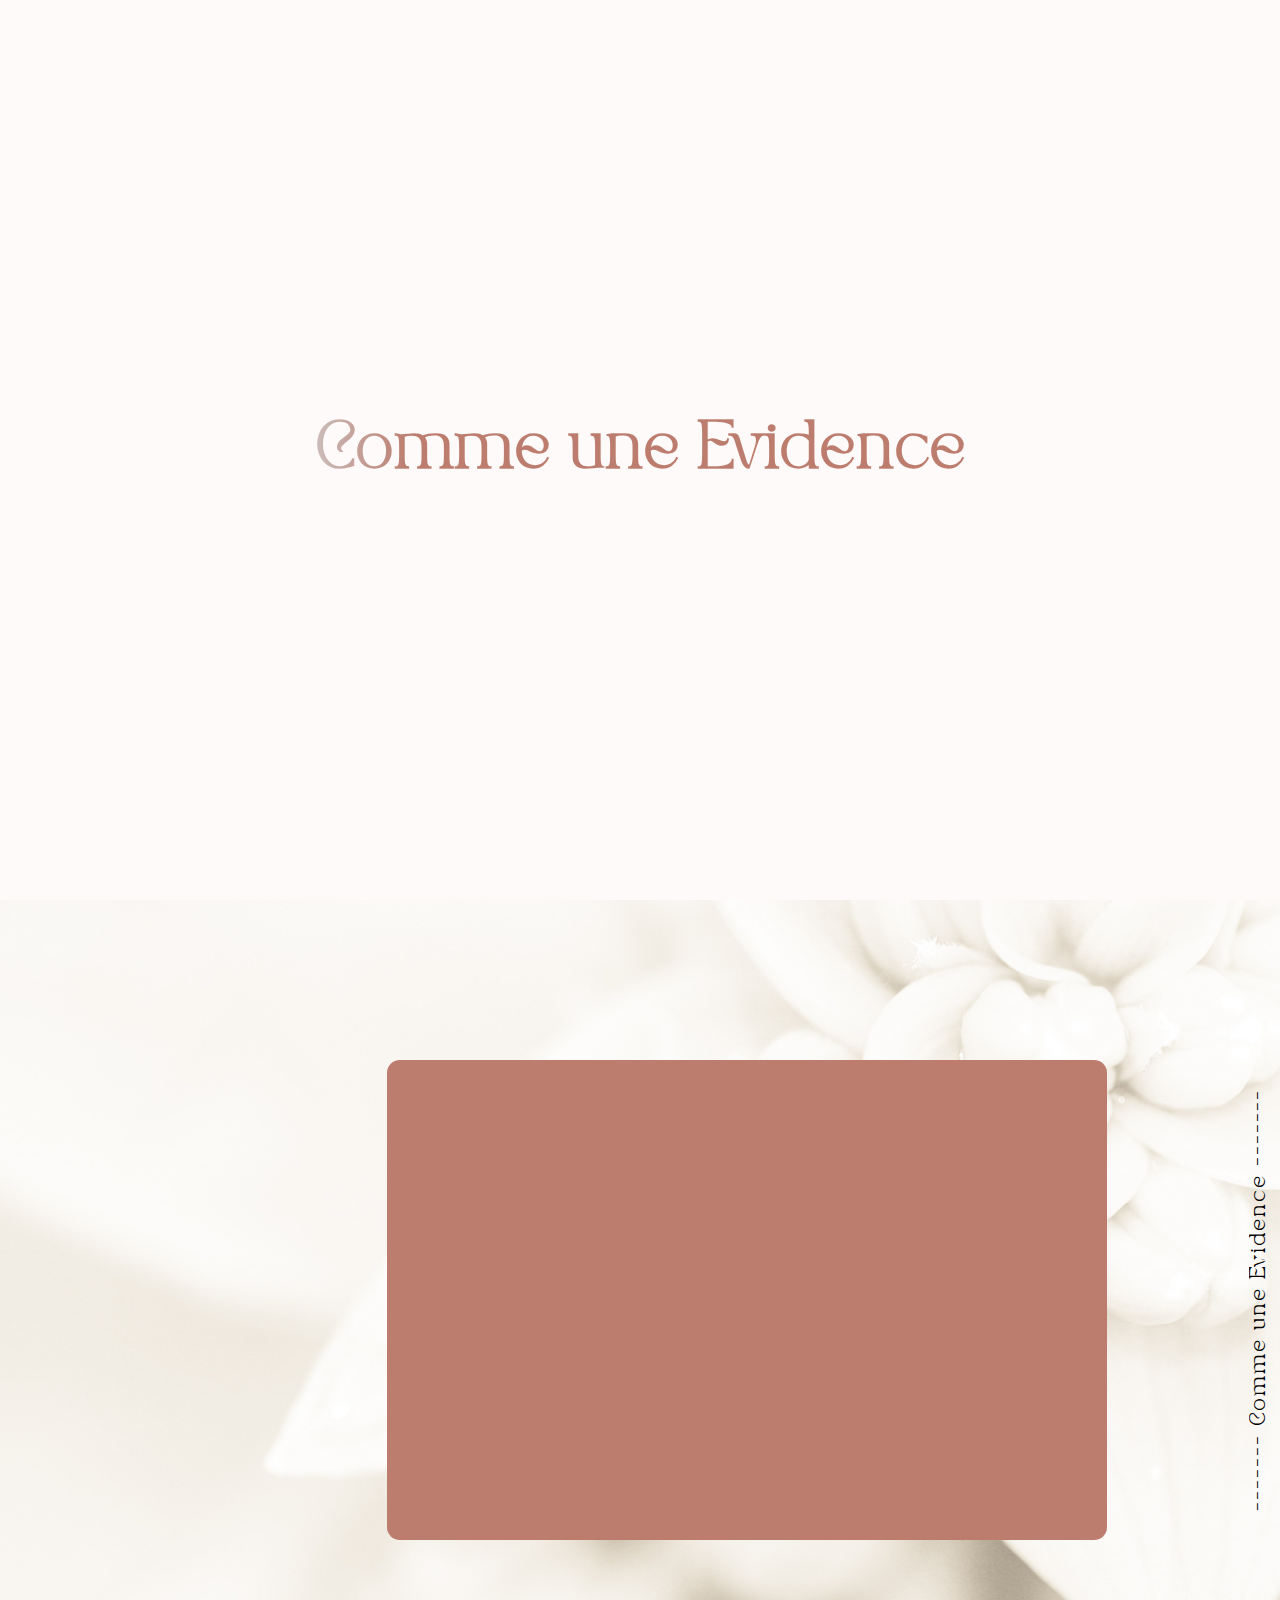
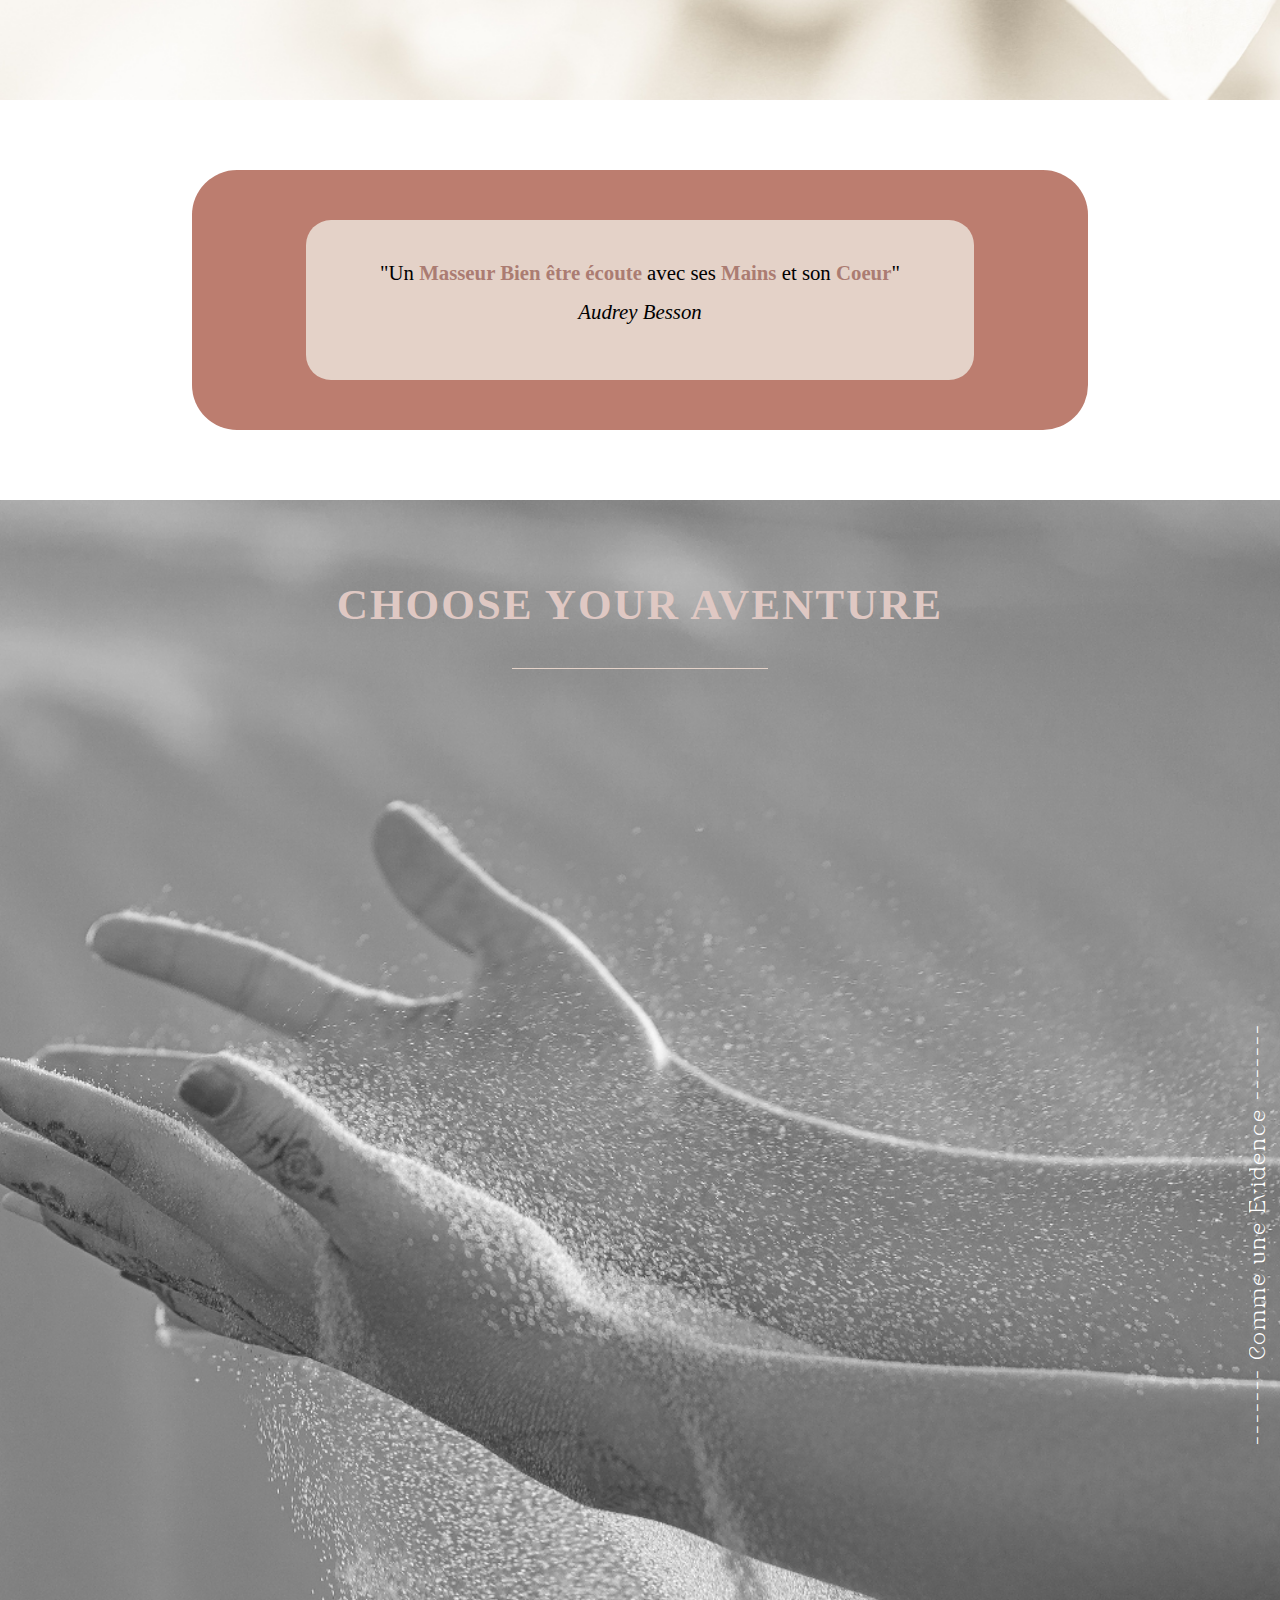
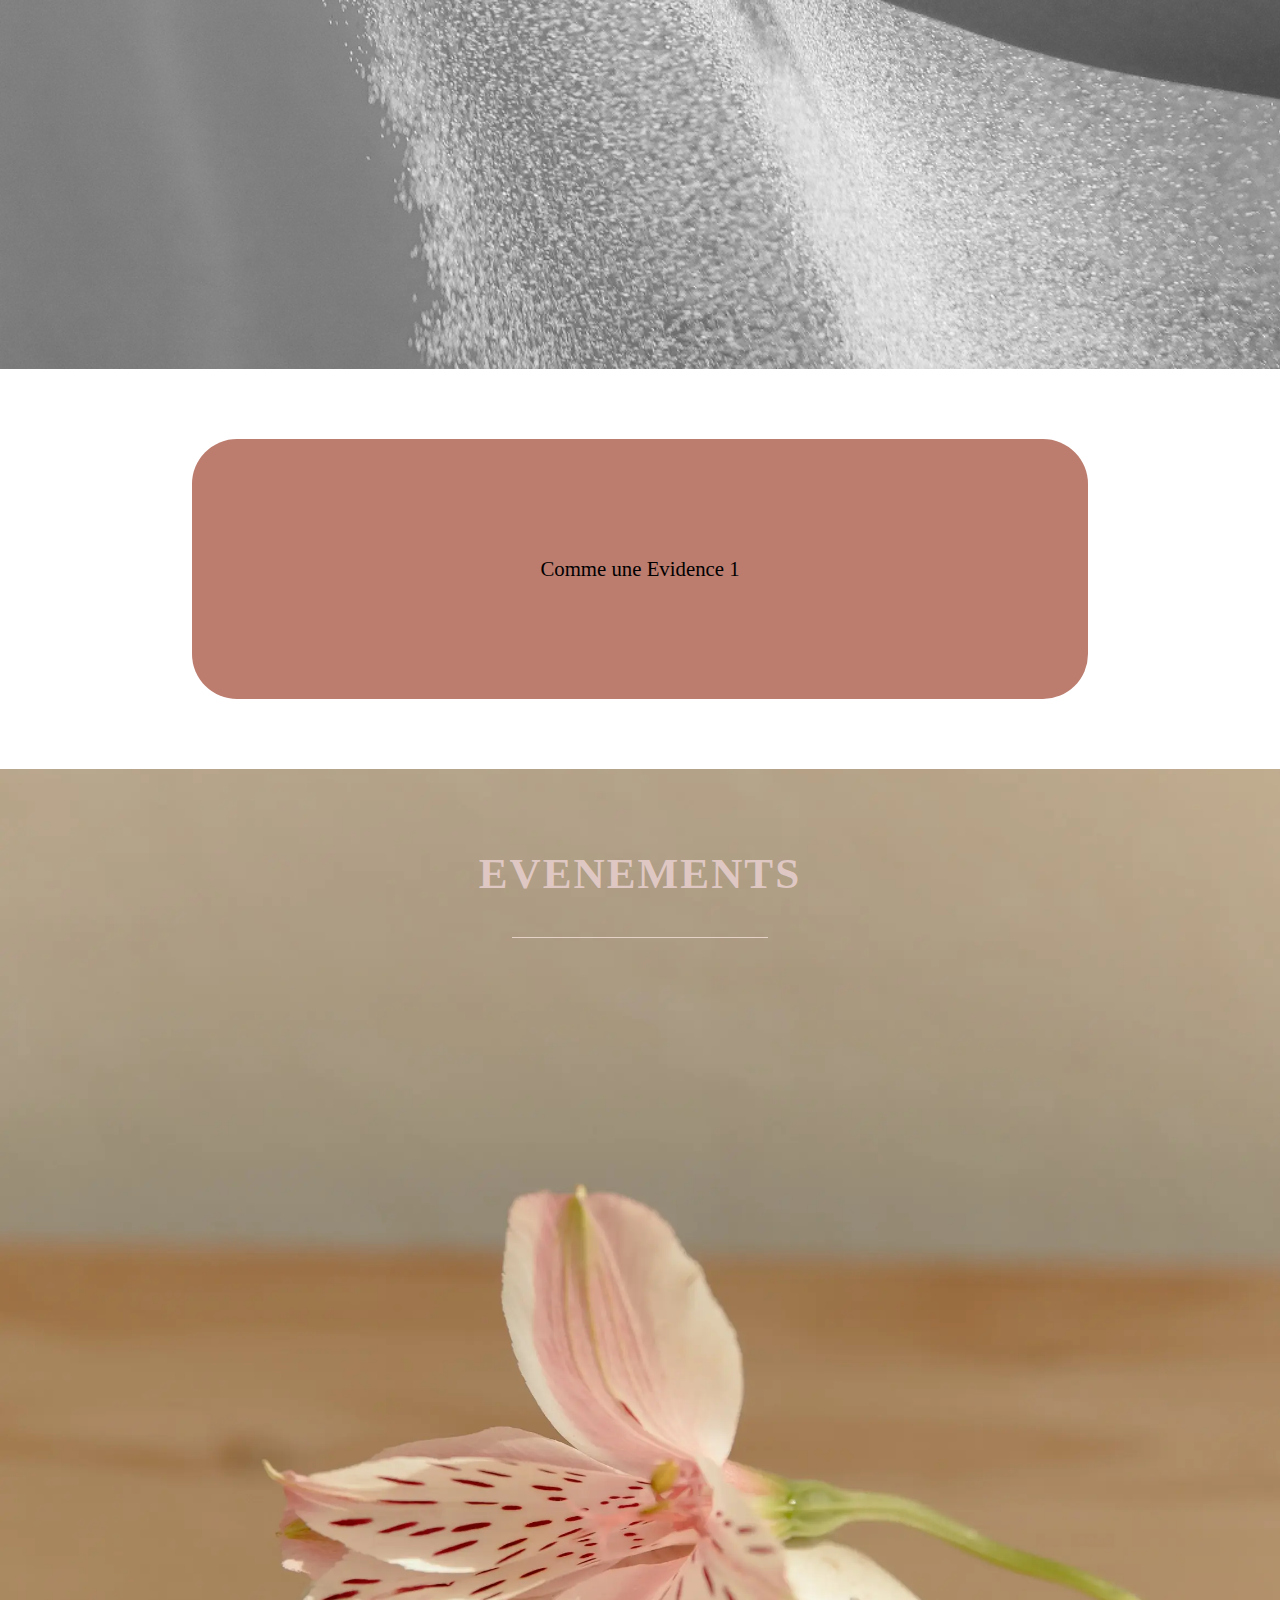
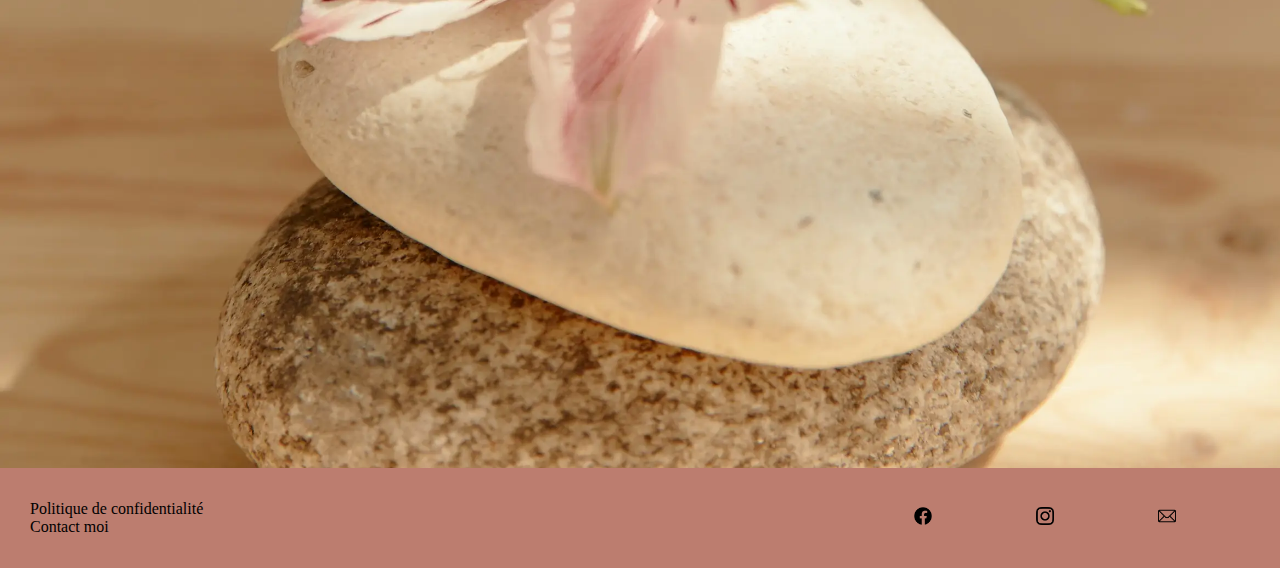
<file: index.html>
<!DOCTYPE html>
<html lang="fr">
  <head>
    <meta charset="UTF-8" />
    <meta http-equiv="X-UA-Compatible" content="IE=edge" />
    <meta name="viewport" content="width=device-width, initial-scale=1.0" />
    <link rel="stylesheet" href="/style/pages/style.css" />
    <meta
      name="description"
      content="T’offrir un espace de bien-être, de douceur, de plénitude. Te soulager, t’éclairer, te libérer, te guider, t’aligner à toi-même…Tout cela par le biais de différentes méthodes."
    />
    <title>Comme Une Evidence</title>
  </head>
  <body>
    <!-- Header en 100vh -->

    <header id="accueil">
      <div class="test-title">
        <h1 style="font-family: tanPearl">Comme une Evidence</h1>
      </div>

      <div class="logo-menu">
        <img src="/img/icon/menu.webp" alt="menu logo" />
      </div>
      <nav class="navbar">
        <ul class="navbar-menu">
          <li id="logo-navbar">
            <img src="/img/logo-2023-noir.webp" alt="logo Comme une évidence" />
          </li>
          <li><a href="#accueil">Accueil</a></li>
          <li><a href="#about">A propos</a></li>
          <li><a href="#prestations">Préstations </a></li>
          <li><a href="#footer">Contact</a></li>
        </ul>

        <ul class="navbar-sociaux">
          <li>
            <a href="https://www.facebook.com/Comme1Evidence"
              ><img src="/img/icon/facebook.webp" alt="facebook"
            /></a>
          </li>
          <li>
            <a href="https://www.instagram.com/comme.uneevidence/"
              ><img src="/img/icon/instagram.webp" alt="instagram"
            /></a>
          </li>
          <li>
            <a href="mailto:a.commeuneevidence@gmail.com"
              ><img src="/img/icon/mail.webp" alt="Email"
            /></a>
          </li>
        </ul>
      </nav>

      <div class="title">
        <div class="title-img"></div>
      </div>
    </header>

    <!-- Mission -->

    <section class="mission-section" id="about">
      <div class="mission-section-container">
        <div class="container-pic"></div>
        <div class="container-text">
          <div class="container-text-content">
            <h2>Ma Mission</h2>
            <p>
              T'offir un espace de bien être, de douceur, de relaxation <br />
              Te soulager, te libérer, t'éclairer, te guider, t'aligner à ton
              essence <br />
              Tout cela grace à différentes méthodes
              <br />
              <a href="/page/pageAbout/index2.html">En savoir plus</a>
            </p>
          </div>
        </div>
        <p class="vertical-text">------- Comme une Evidence -------</p>
      </div>
    </section>

    <!-- Separateur Citations -->
    <div class="separateur">
      <div class="carrousel">
        <div class="carrousel-content">
          <div class="slider">
            <div class="item active">
              "Un <strong>Masseur Bien être écoute</strong> avec ses
              <strong>Mains</strong> et son <strong>Coeur</strong>" <br />
              <span><em>Audrey Besson</em></span>
            </div>
            <div class="item">
              "<strong>Un Coprs libre</strong> de toutes tensions et fatigue
              permet d'affronter toutes les complexités de la vie" <br />
              <span><em>Joseph Pilates</em></span>
            </div>
            <div class="item">
              "<strong> Votre corps est précieux.</strong> Il est votre véhicule
              pour l'éveil. Prenez en soin." <br />
              <span><em>Boudha</em></span>
            </div>
            <div class="item">
              "Les <strong>Maux</strong> du coprs sont les
              <strong>Mots</strong> de l'âme. Ainsi on ne doit pas guérir le
              <strong>Corps</strong> sans chercher à guérir
              <strong>L'Ame</strong>" <br />
              <span><em>Platon</em></span>
            </div>
            <div class="item">
              "<strong>S'aimer soit même,</strong>c'est se lancer dans une belle
              histoire d'amour qui durera toute la vie" <br />
              <span><em>Oscar Wilde</em></span>
            </div>
          </div>
        </div>
      </div>
    </div>

    <!-- Prestations -->

    <section class="prestations-section" id="prestations">
      <div class="prestations-title">
        <h2>Choose your Aventure</h2>
      </div>

      <div class="card-container">
        <div class="card-container-left">
          <!-- Card Massage -->
          <div class="card-all card-massage">
            <div class="card-massage-visible">
              <div class="card-massage-face">
                <h3>Massage</h3>
                <div class="description"></div>
              </div>
            </div>
            <div class="card-massage-hidden">
              <div class="card-massage-revel">
                <p class="para">
                  Le toucher est un formidable vecteur de bien être, longtemps
                  passé aux oubliettes dans notre société, il est pourtant l'un
                  des sens les plus essentiels. Il stimule les récépteurs de la
                  peau qui influent sur le systéme nerveux et favorise la
                  production d'endorphines, de dopamines et de sérotonines.
                  Celles-ci ont un effet anxiolytiques et permettent de diminuer
                  la perception d'une douleur, le stress, l'anxiété et
                  d'améliorer le fonctionnement du systéme immunitaire. <br />

                  <a href="/page/pageMassage/index3.html">En savoir plus</a>
                </p>
              </div>
            </div>
          </div>

          <div class="card-all card-hollitique">
            <div class="card-hollitique-visible">
              <div class="card-hollitique-face">
                <h3>Soins Hollitique</h3>
                <div class="description"></div>
              </div>
            </div>
            <div class="card-hollitique-hidden">
              <div class="card-hollitique-revel">
                <p class="para">
                  Ré-harmoniser, ré-aligner le corps, l'âme et l'esprit en
                  liberant la fatigue, le stress, les insomnies et de possible
                  blocages émotionnels, traumatismes, croyances limitantes,
                  héritages transgénérationnels, karma, ... Le soin énergétique
                  permet donc de mettre en lumière les blessures, les failles
                  afin de les guérir. Cela mettra aussi en évidence que tu es le
                  créateur de ta propre vie et que tu peux dès à présent faire
                  le choix de t'offrir le meilleur. <br />
                  <a href="https://rollandhenri.github.io/">En savoir plus</a>
                </p>
              </div>
            </div>
          </div>

          <div class="card-all card-cadeau">
            <div class="card-cadeau-visible">
              <div class="card-cadeau-face">
                <h3>Bon Cadeau</h3>
                <div class="description"></div>
              </div>
            </div>
            <div class="card-cadeau-hidden">
              <div class="card-cadeau-revel">
                <p class="para">
                  Lorem ipsum, dolor sit amet consectetur adipisicing elit. Quia
                  quos magni ipsam assumenda natus cum, porro mollitia,
                  quibusdam consequuntur iure quisquam ipsum enim, dicta
                  recusandae dolores provident doloribus. Quidem inventore illum
                  possimus vitae consectetur voluptatem tempore. Animi tempora
                  aut, non quia quidem excepturi quasi illum consequatur
                  corrupti laudantium soluta quisquam amet libero quis, quam
                  eligendi est odio laborum facere culpa?
                </p>
              </div>
            </div>
          </div>
        </div>

        <div class="container-textVer">
          <p>------- Comme une Evidence -------</p>
        </div>
      </div>
    </section>

    <!-- Separateur Carousel photo -->

    <div class="separateur">
      <div class="carrousel-avis">
        <div class="slider-avis">
          <div class="avis avis-active">Comme une Evidence 1</div>
          <div class="avis">une 2</div>
          <div class="avis">Evidence 3</div>
          <div class="avis">Massages 4</div>
          <div class="avis">Soins 5</div>
        </div>
      </div>
    </div>

    <!-- About  -->

    <!-- Evenement -->

    <section class="evenement-section">
      <div class="evenement-container">
        <div class="container-title">
          <h2>Evenements</h2>
        </div>

        <!-- Event Dynamique-->
        <div class="main-event">
          <h5>Event Dynamique</h5>
          <p>
            Lorem ipsum dolor sit amet consectetur adipisicing elit. Hic, est?
          </p>
        </div>

        <!-- Card Container-->
        <div class="container-card-event">
          <!-- Card One-->
          <div
            class="card-face anniversaire"
            style="background: url(/img/card-anniv.webp) center/cover"
          >
            <h5>Anniversaire</h5>
            <div class="card-face-hidden">
              <div class="card-face-hidden-hover">
                <p>coucou coucou</p>
              </div>
            </div>
          </div>

          <!-- Card Two -->

          <div class="card-face">
            <h5>Entreprise</h5>
            <div class="card-face-hidden">
              <div class="card-face-hidden-hover">
                <p>coucou coucou</p>
              </div>
            </div>
          </div>

          <!-- Card three-->
          <div class="card-face">
            <h5>... test ...</h5>
            <div class="card-face-hidden">
              <div class="card-face-hidden-hover">
                <p>coucou coucou</p>
              </div>
            </div>
          </div>
        </div>
      </div>
    </section>

    <!-- Footer -->
    <footer id="footer">
      <ul class="footer-ref">
        <li>Politique de confidentialité</li>
        <li>Contact moi</li>
        <li></li>
        <li></li>
      </ul>

      <ul class="footer-sociaux">
        <li>
          <a href="https://www.facebook.com/Comme1Evidence"
            ><img src="/img/icon/facebook.webp" alt="facebook"
          /></a>
        </li>
        <li>
          <a href="https://www.instagram.com/comme.uneevidence/"
            ><img src="/img/icon/instagram.webp" alt="instagram"
          /></a>
        </li>
        <li>
          <a href="mailto:a.commeuneevidence@gmail.com"
            ><img src="/img/icon/mail.webp" alt="mail"
          /></a>
        </li>
      </ul>
    </footer>

    <script src="/script/index.js"></script>
  </body>
</html>
</file>
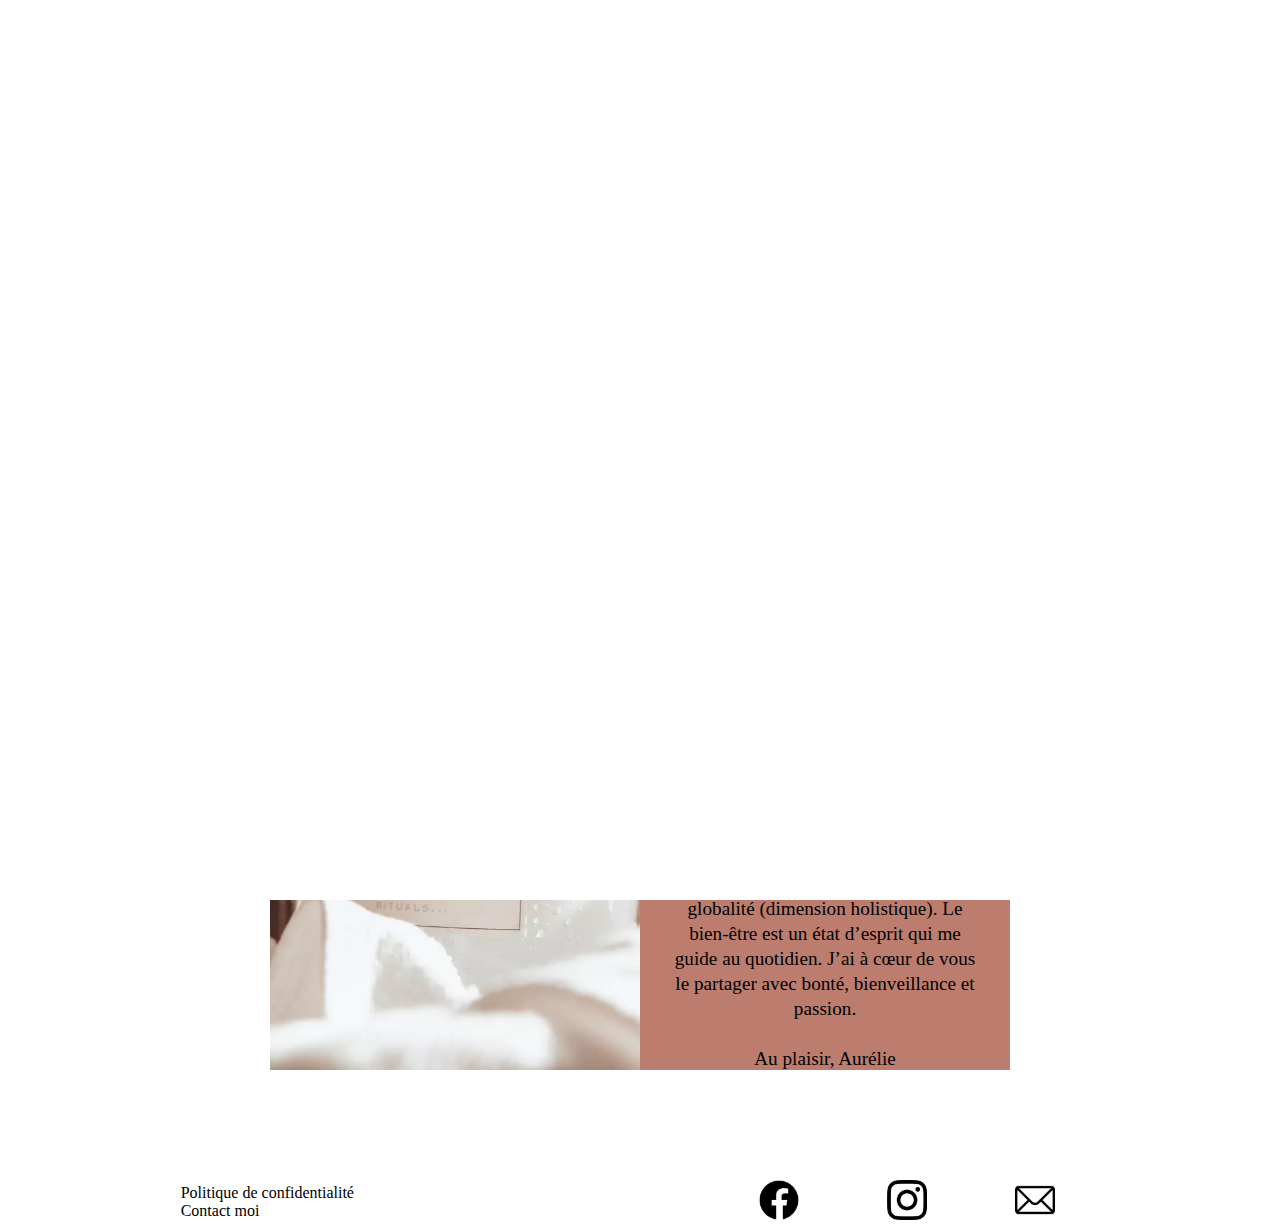
<file: page/pageAbout/index2.html>
<!DOCTYPE html>
<html lang="fr">
  <head>
    <meta charset="UTF-8" />
    <meta http-equiv="X-UA-Compatible" content="IE=edge" />
    <meta name="viewport" content="width=device-width, initial-scale=1.0" />
    <link rel="stylesheet" href="/style/pages/style.css" />
    <title>A propos de moi</title>
  </head>
  <body>
    <header id="about-page">
      <div class="logo-menu">
        <img src="/img/icon/menu.webp" alt="menu logo" />
      </div>

      <nav class="navbar">
        <ul class="navbar-menu">
          <li id="logo-navbar">
            <img src="/img/logo-2023-noir.webp" alt="logo Comme une évidence" />
          </li>
          <li><a href="/index.html#accueil">Accueil</a></li>
          <li><a href="/index.html#about">A propos</a></li>
          <li><a href="/index.html#prestations">Préstations </a></li>
          <li><a href="/index.html#footer">Contact</a></li>
        </ul>

        <ul class="navbar-sociaux">
          <li><img src="/img/icon/facebook.webp" alt="facebook" /></li>
          <li><img src="/img/icon/instagram.webp" alt="instagram" /></li>
          <li>
            <a href="mailto:a.commeuneevidence@gmail.com"
              ><img src="/img/icon/mail.webp" alt="Email"
            /></a>
          </li>
        </ul>
      </nav>
    </header>

    <section class="about">
      <div class="about-title-container">
        <div class="about-title-content">
          <div class="about-picture"></div>
        </div>
        <div class="about-para-pic">
          <div class="about-para-pic-content">
            <div class="about-pic"></div>
            <div class="about-para">
              <h3>A propos de Moi</h3>
              <p>
                Esthéticienne diplômée depuis 2007, les soins du corps m’ont
                toujours paru être « Comme une évidence ». Une formation à
                l’école Azendaye, N°1 du Bien-être en France, a enrichi mes
                connaissances de la culture du massage, ses origines et
                protocoles traditionnels. Dès lors que l’on décide de prendre
                soin de soi, un alignement intérieur indispensable à notre santé
                physique, psychique et émotionnelle se manifeste. Sans cesse à
                la recherche de nouvelles connaissances et compétences, je me
                forme régulièrement à des techniques différentes. En parallèle,
                j’ai développé une capacité énergétique qui approfondit le soin,
                me permettant de prendre en charge votre être dans sa globalité
                (dimension holistique). Le bien-être est un état d’esprit qui me
                guide au quotidien. J’ai à cœur de vous le partager avec bonté,
                bienveillance et passion. <br />
                <br />Au plaisir, Aurélie
              </p>
            </div>
          </div>
        </div>
      </div>
    </section>

    <footer>
      <ul class="footer-ref">
        <li>Politique de confidentialité</li>
        <li>Contact moi</li>
        <li></li>
        <li></li>
      </ul>

      <ul class="footer-sociaux">
        <li><img src="/img/icon/facebook.webp" alt="facebook" /></li>
        <li><img src="/img/icon/instagram.webp" alt="instagram" /></li>
        <li>
          <a href="mailto:a.commeuneevidence@gmail.com"
            ><img src="/img/icon/mail.webp" alt="mail"
          /></a>
        </li>
      </ul>
    </footer>

    <script src="/script/index.js"></script>
    <script>
      const logoMenu2 = document.querySelector(".logo-menu");
      console.log(logoMenu);

      logoMenu2.addEventListener("click", () => {
        if (window.innerWidth < 972) {
          navBar.classList.toggle("navbar-mobile-toggle");
        }
      });

      window.addEventListener("scroll", () => {
        if (window.innerWidth > 972 && window.scrollY > 100) {
          navBar.classList.add("navbar-anim");
        } else {
          navBar.classList.remove("navbar-anim");
        }
      });
    </script>
  </body>
</html>
</file>
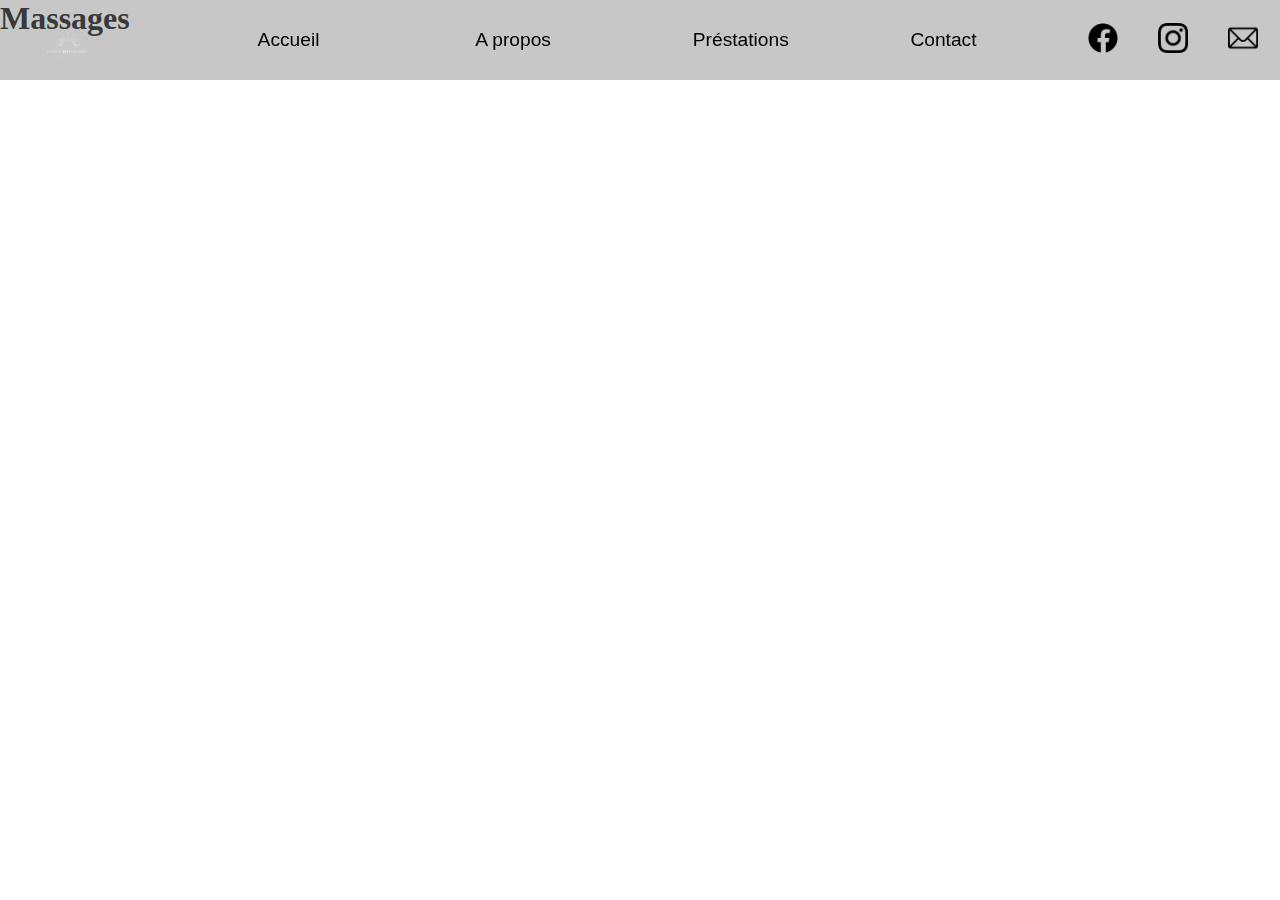
<file: page/pageMassage/index3.html>
<!DOCTYPE html>
<html lang="fr">
  <head>
    <meta charset="UTF-8" />
    <meta http-equiv="X-UA-Compatible" content="IE=edge" />
    <meta name="viewport" content="width=device-width, initial-scale=1.0" />
    <link rel="stylesheet" href="/style/pages/style.css" />
    <title>Massages</title>
  </head>
  <body>
    <header id="massage-page">
      <div class="logo-menu">
        <img src="/img/icon/menu.webp" alt="menu logo" />
      </div>

      <nav class="navbar">
        <ul class="navbar-menu">
          <li id="logo-navbar">
            <img src="/img/logo-2023-noir.webp" alt="logo Comme une évidence" />
          </li>
          <li><a href="/index.html#accueil">Accueil</a></li>
          <li><a href="/index.html#about">A propos</a></li>
          <li><a href="/index.html#prestations">Préstations </a></li>
          <li><a href="/index.html#footer">Contact</a></li>
        </ul>

        <ul class="navbar-sociaux">
          <li><img src="/img/icon/facebook.webp" alt="facebook" /></li>
          <li><img src="/img/icon/instagram.webp" alt="instagram" /></li>
          <li>
            <a href="mailto:a.commeuneevidence@gmail.com"
              ><img src="/img/icon/mail.webp" alt="Email"
            /></a>
          </li>
        </ul>
      </nav>
    </header>

    <div class="title-container">
      <h1>Massages</h1>
    </div>

    <script src="/script/index.js"></script>
    <script>
      const logoMenu2 = document.querySelector(".logo-menu");
      console.log(logoMenu);

      logoMenu2.addEventListener("click", () => {
        if (window.innerWidth < 972) {
          navBar.classList.toggle("navbar-mobile-toggle");
        }
      });

      window.addEventListener("scroll", () => {
        if (window.innerWidth > 972 && window.scrollY > 100) {
          navBar.classList.add("navbar-anim");
        } else {
          navBar.classList.remove("navbar-anim");
        }
      });
    </script>
  </body>
</html>
</file>
<file: style/pages/style.css>
/**** Font ****/
@font-face {
  font-family: "tanPearl";
  src: url("../font/Tan Pearl/TAN-PEARL.ttf");
  font-display: swap;
}
@font-face {
  font-family: "";
  src: "";
}
/**** Variable Colors ****/
/*** KeyFrames ***/
@keyframes headerLoading {
  from {
    opacity: 100%;
    z-index: 100;
  }
  to {
    z-index: -1;
    opacity: 0%;
    background: transparent;
  }
}
@keyframes logoBounce {
  from {
    transform: translateY(0);
  }
  to {
    transform: translateY(-5px);
  }
}
@keyframes fade {
  from {
    opacity: 0;
  }
  to {
    opacity: 1;
  }
}
@keyframes shine {
  0% {
    opacity: 0;
    background-position: 0;
  }
  15% {
    opacity: 1;
  }
  50% {
    background-position: 350px;
  }
  85% {
    opacity: 1;
  }
  100% {
    opacity: 0;
    background-position: 700px;
  }
}
@keyframes shineTablette {
  0% {
    background-position: 0;
  }
  50% {
    background-position: 175px;
  }
  100% {
    background-position: 350px;
  }
}
@keyframes otherPageAnim {
  from {
    opacity: 100%;
    z-index: 100;
  }
  to {
    z-index: -1;
    opacity: 0%;
    background: transparent;
  }
}
@keyframes cardHover {
  0% {
    opacity: 0%;
    height: 0px;
  }
  100% {
    opacity: 100%;
    height: 440px;
  }
}
/***** Media Query ****/
* {
  box-sizing: border-box;
  margin: 0;
  padding: 0;
  list-style: none;
}

html,
body {
  overflow-x: hidden;
  scroll-behavior: smooth;
  cursor: default;
}

#accueil {
  position: relative;
  width: 100%;
  height: 100vh;
  background: url("/img/headerbkgd.webp") center/cover;
}
#accueil .test-title {
  position: absolute;
  width: 100%;
  min-height: 100vh;
  padding: 0;
  display: flex;
  flex-direction: column;
  justify-content: center;
  align-items: center;
  z-index: 5;
  background: rgb(255, 250, 250);
  animation: headerLoading 6.3s ease forwards;
  animation-delay: 2.5s;
}
#accueil .test-title h1 {
  display: flex;
  justify-content: center;
  align-items: center;
  min-height: 100vh;
  font-family: tanPearl;
  font-display: swap;
  font-size: 3rem;
  font-weight: 800;
  text-align: center;
  padding: 60px;
  color: rgba(255, 255, 255, 0.658);
  transition: 0.5s ease-in-out;
  background: linear-gradient(to right, #bc7d6f 0, rgba(128, 128, 128, 0.384) 5%, #bc7d6f 20%);
  -webkit-background-clip: text;
  -webkit-text-fill-color: transparent;
  animation: shine 2.7s linear forwards;
}
@media screen and (max-width: 970px) {
  #accueil .test-title h1 {
    font-size: 2rem;
    -webkit-background-clip: text;
    animation: shineTablette 2.7s linear forwards;
  }
}
#accueil .logo-menu {
  display: none;
}
@media screen and (max-width: 970px) {
  #accueil .logo-menu {
    display: block;
    position: fixed;
    top: 40px;
    left: 40px;
    z-index: 3;
  }
  #accueil .logo-menu img {
    width: 50px;
    height: 50px;
  }
}

nav {
  position: fixed;
  top: 0;
  display: flex;
  align-items: center;
  justify-content: space-around;
  height: 80px;
  width: 100%;
  background: rgba(128, 128, 128, 0.445);
  transition: 0.8s ease;
  z-index: 4;
}
@media screen and (max-width: 970px) {
  nav {
    transition: none;
    opacity: 0;
  }
}
nav .navbar-menu {
  display: flex;
  align-items: center;
  justify-content: space-around;
  height: 100%;
  width: 85%;
  transition: 0.8s ease;
}
@media screen and (max-width: 970px) {
  nav .navbar-menu {
    width: 100%;
    transition: none;
  }
}
nav .navbar-menu #logo-navbar img {
  display: flex;
  justify-content: center;
  align-items: center;
  width: 40%;
  height: 40%;
  padding-top: 15px;
  transition: 0.8s ease;
  filter: drop-shadow(2px 2px 10px whitesmoke);
}
nav .navbar-menu #logo-navbar img:hover {
  transform: scale(1.1);
  transition: 0.3s ease;
}
nav .navbar-menu li {
  width: 100%;
  font-size: 1.2rem;
  font-family: sans-serif;
  margin: 0 40px 0 40px;
  transition: 0.8s ease;
  cursor: pointer;
}
@media screen and (max-width: 970px) {
  nav .navbar-menu li {
    margin: 0 15px 0 15px;
  }
}
nav .navbar-menu li a {
  text-decoration: none;
  color: black;
}
nav .navbar-menu li a:hover {
  color: #b48e7f;
  filter: drop-shadow(2px 2px 5px white);
  transition: 0.5s ease;
}
nav .navbar-sociaux {
  display: flex;
  align-items: center;
  justify-content: space-around;
  width: 15%;
  height: 100%;
  transition: 0.8s ease;
}
@media screen and (max-width: 970px) {
  nav .navbar-sociaux {
    transition: none;
  }
}
nav .navbar-sociaux li img {
  width: 30px;
  height: 30px;
  margin-right: 40px;
  transition: 0.8s ease;
  cursor: pointer;
}
nav .navbar-sociaux li img:hover {
  animation: logoBounce 0.5s forwards;
  transition: 0.8s ease;
}

.title {
  display: flex;
  justify-content: center;
  align-items: center;
  margin: 0 auto;
  width: 100%;
  height: 100%;
}
.title .title-img {
  width: 40%;
  height: 40%;
  background: url(/img/logo-2023-noir.webp) center/cover;
}
@media screen and (max-width: 970px) {
  .title .title-img {
    height: 40%;
    width: 80%;
  }
}

/**** JS Navbar ****/
.navbar-anim {
  height: 45px;
  background: #bc7d6f;
  transition: 0.8s ease;
  z-index: 3;
}
.navbar-anim .navbar-menu {
  transition: 0.8s ease;
}
.navbar-anim .navbar-menu #logo-navbar img {
  width: 80px;
  height: 80px;
  transition: 0.8s ease;
}
.navbar-anim .navbar-menu li {
  font-size: 1.2rem;
}
.navbar-anim .navbar-menu li a {
  color: black;
  text-decoration: none;
}
.navbar-anim .navbar-menu li a:hover {
  color: black;
}
.navbar-anim .navbar-sociaux li img {
  width: 20px;
  height: 20px;
}

/**** JS NavBar Mobile ****/
.navbar-mobile {
  display: flex;
  flex-direction: column;
  justify-content: center;
  align-items: center;
  height: 100vh;
  transform: translateX(-100%);
  opacity: 0.2;
  z-index: 2;
  transition: 0.8s ease-in-out;
}
.navbar-mobile .navbar-menu {
  display: flex;
  justify-content: space-around;
  align-items: center;
  flex-direction: column;
  height: 80%;
  width: 100%;
  padding-top: 50px;
  background: #bc7d6f;
}
.navbar-mobile .navbar-menu #logo-navbar img {
  width: 200px;
  height: 200px;
}
.navbar-mobile .navbar-menu li {
  display: flex;
  justify-content: center;
  align-items: center;
  font-size: 1.5rem;
}
.navbar-mobile .navbar-sociaux {
  display: flex;
  height: 20%;
  width: 100%;
  background: #bc7d6f;
}

.navbar-mobile-toggle {
  transform: translateX(0);
  opacity: 1;
  transition: 0.8s ease-in-out;
}

.mission-section {
  height: 800px;
  width: 100%;
  background: url("/img/bkgd-mission.webp") center/cover;
}
@media screen and (max-width: 970px) {
  .mission-section {
    height: auto;
  }
}

.mission-section-container {
  display: flex;
  justify-content: center;
  align-items: center;
  height: 100%;
  max-width: 98%;
}
@media screen and (max-width: 970px) {
  .mission-section-container {
    flex-direction: column;
    justify-content: center;
    align-items: center;
    height: auto;
    max-width: 70rem;
  }
}
.mission-section-container .container-text {
  min-width: 45rem;
  max-width: 45rem;
  height: 30rem;
  transform: translateX(-5rem);
  background: #bc7d6f;
  border-radius: 0.8rem;
}
@media screen and (max-width: 970px) {
  .mission-section-container .container-text {
    margin: 0 auto 50px auto;
    transform: translateY(-5rem);
    min-width: 20rem;
    max-width: 20rem;
  }
}
.mission-section-container .container-text .container-text-content {
  display: flex;
  flex-direction: column;
  justify-content: center;
  align-items: center;
  width: 100%;
  height: auto;
  opacity: 0;
  transform: translateX(-100px);
  transition: 0.8s ease;
}
@media screen and (max-width: 970px) {
  .mission-section-container .container-text .container-text-content {
    display: flex;
    flex-direction: column;
    justify-content: center;
    align-items: center;
  }
}
.mission-section-container .container-text .container-text-content h2 {
  text-transform: uppercase;
  text-align: center;
  margin: 25px 0;
  font-size: 1.8rem;
}
@media screen and (max-width: 970px) {
  .mission-section-container .container-text .container-text-content h2 {
    font-size: 1.2rem;
    margin-top: 150px;
    margin-bottom: 10px;
  }
}
.mission-section-container .container-text .container-text-content p {
  width: 350px;
  height: 500px;
  text-align: center;
  text-transform: uppercase;
  font-weight: 700;
  line-height: 45px;
  margin-top: 15px;
  color: white;
}
@media screen and (max-width: 970px) {
  .mission-section-container .container-text .container-text-content p {
    max-width: fit-content;
    margin: 20px 15px 0 15px;
    font-size: 0.8rem;
    line-height: 28px;
    font-weight: 500;
  }
}
.mission-section-container .container-text .container-text-content a {
  cursor: pointer;
  text-decoration: none;
  display: flex;
  justify-content: center;
  align-items: center;
  margin-top: 50px;
  height: auto;
  color: #e4d2c8;
  font-family: tanPearl;
}
@media screen and (max-width: 970px) {
  .mission-section-container .container-text .container-text-content a {
    margin: 0;
    padding: 40px 0;
  }
}
.mission-section-container .container-pic {
  min-width: 25rem;
  max-width: 30rem;
  height: 25rem;
  border-radius: 0.8rem;
  z-index: 1;
  background: url(/img/profilpic.webp) center/cover;
  opacity: 0;
  transition: 1.2s ease-in-out;
}
@media screen and (max-width: 970px) {
  .mission-section-container .container-pic {
    min-width: 15rem;
    max-width: 15rem;
    min-height: 10rem;
    max-height: 10rem;
    margin-top: 50px;
  }
}

.vertical-text {
  position: absolute;
  right: 0;
  display: flex;
  justify-content: center;
  align-items: flex-end;
  height: 100%;
  width: 3%;
  transform: rotate(180deg);
  letter-spacing: 2px;
  font-size: 1rem;
  font-family: tanPearl;
  font-display: swap;
  margin: 0 10px;
  writing-mode: vertical-rl;
  color: black;
}
@media screen and (max-width: 970px) {
  .vertical-text {
    display: none;
  }
}

/**** JS anim ****/
.separateur {
  position: relative;
  display: flex;
  justify-content: center;
  align-items: center;
  height: 400px;
  width: 100%;
  background: url("/img/separateur-bkgd.webp") center/cover fixed;
}
@media screen and (max-width: 970px) {
  .separateur {
    height: 200px;
  }
}
.separateur .carrousel-content {
  display: flex;
  justify-content: center;
  align-items: center;
  background: #e4d2c8;
  width: 80%;
  height: 80%;
  border-radius: 25px;
}
@media screen and (max-width: 970px) {
  .separateur .carrousel-content {
    text-align: center;
    width: 95%;
    height: 85%;
    font-size: 0.8rem;
  }
}
.separateur .carrousel,
.separateur .carrousel-avis {
  height: 65%;
  width: 70%;
  background: #bc7d6f;
  border-radius: 45px;
  display: flex;
  justify-content: center;
  align-items: center;
  padding: 30px;
  font-size: 1.3rem;
}
@media screen and (max-width: 970px) {
  .separateur .carrousel,
  .separateur .carrousel-avis {
    height: 80%;
    width: 90%;
    padding: 10px;
  }
}
.separateur .carrousel strong,
.separateur .carrousel-avis strong {
  color: #ab7c72;
}
.separateur .carrousel span em,
.separateur .carrousel-avis span em {
  display: flex;
  justify-content: center;
  align-items: center;
  text-align: center;
  margin: 15px 0;
}

.slider div,
.slider-avis div {
  max-width: 100%;
  padding: 0 15px;
  display: none;
}

div.active,
div.avis-active {
  display: block;
  animation: fade 0.8s ease;
}

.prestations-section {
  position: relative;
  display: flex;
  flex-direction: column;
  justify-content: space-between;
  align-items: center;
  width: 100%;
  height: 800px;
  overflow-y: hidden;
  background: url(../../img/bkgdPrestations.webp) center/cover;
}
@media screen and (max-width: 1350px) {
  .prestations-section {
    height: auto;
  }
}
.prestations-section .prestations-title {
  position: relative;
  width: 100%;
  height: 15%;
  display: flex;
  justify-content: center;
  align-items: center;
  margin-top: 80px;
  font-size: 1.8rem;
  color: #dfc8c3;
  letter-spacing: 2px;
  text-transform: uppercase;
}
@media screen and (max-width: 970px) {
  .prestations-section .prestations-title {
    font-size: 1.3rem;
    text-align: center;
  }
}
.prestations-section .prestations-title::after {
  content: "";
  position: absolute;
  width: 20%;
  height: 1px;
  background: #e4d2c8;
  bottom: 10px;
  left: 50%;
  transform: translateX(-50%);
}
@media screen and (max-width: 1350px) {
  .prestations-section .prestations-title::after {
    bottom: -40px;
  }
}

.card-container {
  display: flex;
  justify-content: center;
  align-items: start;
  width: 100%;
  height: auto;
  padding: 30px 30px 80px 30px;
  margin-bottom: 100px;
  transition: 1.5s ease-in-out;
}
.card-container .card-container-left {
  display: flex;
  justify-content: space-around;
  align-items: center;
  width: 96%;
  height: auto;
  opacity: 0;
  transform: translateY(100px);
  transition: 1.2s ease;
}
@media screen and (max-width: 1350px) {
  .card-container .card-container-left {
    flex-direction: column;
    justify-content: space-around;
    padding-top: 50px;
  }
}

.card-all {
  position: relative;
  display: flex;
  flex-direction: column;
  justify-content: center;
  align-items: center;
  width: 300px;
  height: auto;
  transition: 1.5s ease-in-out;
}
@media screen and (max-width: 1350px) {
  .card-all {
    margin: 30px 0;
  }
}
.card-all .card-massage-visible {
  background: url(/img/missionMassage.webp) center/cover;
}
.card-all .card-hollitique-visible {
  background: url(/img/holitique.webp) center/cover;
}
.card-all .card-cadeau-visible {
  background: url(/img/cadeau.webp) center/cover;
}
.card-all .card-massage-visible,
.card-all .card-hollitique-visible,
.card-all .card-cadeau-visible {
  display: flex;
  justify-content: center;
  align-items: center;
  width: 300px;
  height: 300px;
  min-width: 200px;
  min-height: 200px;
  border-radius: 100%;
  filter: drop-shadow(2px 2px 20px black);
  transition: 1.5s ease-in-out;
}
@media screen and (max-width: 970px) {
  .card-all .card-massage-visible,
  .card-all .card-hollitique-visible,
  .card-all .card-cadeau-visible {
    width: 200px;
    height: 200px;
  }
}
.card-all .card-massage-visible .card-massage-face,
.card-all .card-massage-visible .card-hollitique-face,
.card-all .card-massage-visible .card-cadeau-face,
.card-all .card-hollitique-visible .card-massage-face,
.card-all .card-hollitique-visible .card-hollitique-face,
.card-all .card-hollitique-visible .card-cadeau-face,
.card-all .card-cadeau-visible .card-massage-face,
.card-all .card-cadeau-visible .card-hollitique-face,
.card-all .card-cadeau-visible .card-cadeau-face {
  width: 100%;
  height: 100%;
  display: flex;
  flex-direction: column;
  justify-content: space-around;
  align-items: center;
  transition: 1.5s ease-in-out;
}
.card-all .card-massage-visible .card-massage-face h3,
.card-all .card-massage-visible .card-hollitique-face h3,
.card-all .card-massage-visible .card-cadeau-face h3,
.card-all .card-hollitique-visible .card-massage-face h3,
.card-all .card-hollitique-visible .card-hollitique-face h3,
.card-all .card-hollitique-visible .card-cadeau-face h3,
.card-all .card-cadeau-visible .card-massage-face h3,
.card-all .card-cadeau-visible .card-hollitique-face h3,
.card-all .card-cadeau-visible .card-cadeau-face h3 {
  width: 100%;
  height: 20%;
  margin: 50% auto;
  font-size: 2rem;
  text-align: center;
  color: white;
  text-transform: uppercase;
}
@media screen and (max-width: 970px) {
  .card-all .card-massage-visible .card-massage-face h3,
  .card-all .card-massage-visible .card-hollitique-face h3,
  .card-all .card-massage-visible .card-cadeau-face h3,
  .card-all .card-hollitique-visible .card-massage-face h3,
  .card-all .card-hollitique-visible .card-hollitique-face h3,
  .card-all .card-hollitique-visible .card-cadeau-face h3,
  .card-all .card-cadeau-visible .card-massage-face h3,
  .card-all .card-cadeau-visible .card-hollitique-face h3,
  .card-all .card-cadeau-visible .card-cadeau-face h3 {
    font-size: 1.3rem;
  }
}
.card-all .card-massage-hidden,
.card-all .card-hollitique-hidden,
.card-all .card-cadeau-hidden {
  position: absolute;
  display: flex;
  justify-content: center;
  align-items: center;
  width: 50px;
  height: 50px;
  background: grey;
  border-radius: 100%;
  opacity: 0;
  transition: 1.5s ease-in-out;
  cursor: default;
}
.card-all .card-massage-hidden .card-massage-revel,
.card-all .card-massage-hidden .card-hollitique-revel,
.card-all .card-massage-hidden .card-cadeau-revel,
.card-all .card-hollitique-hidden .card-massage-revel,
.card-all .card-hollitique-hidden .card-hollitique-revel,
.card-all .card-hollitique-hidden .card-cadeau-revel,
.card-all .card-cadeau-hidden .card-massage-revel,
.card-all .card-cadeau-hidden .card-hollitique-revel,
.card-all .card-cadeau-hidden .card-cadeau-revel {
  display: flex;
  flex-direction: column;
  justify-content: center;
  align-items: center;
}
.card-all .card-massage-hidden .card-massage-revel .para,
.card-all .card-massage-hidden .card-massage-revel p,
.card-all .card-massage-hidden .card-hollitique-revel .para,
.card-all .card-massage-hidden .card-hollitique-revel p,
.card-all .card-massage-hidden .card-cadeau-revel .para,
.card-all .card-massage-hidden .card-cadeau-revel p,
.card-all .card-hollitique-hidden .card-massage-revel .para,
.card-all .card-hollitique-hidden .card-massage-revel p,
.card-all .card-hollitique-hidden .card-hollitique-revel .para,
.card-all .card-hollitique-hidden .card-hollitique-revel p,
.card-all .card-hollitique-hidden .card-cadeau-revel .para,
.card-all .card-hollitique-hidden .card-cadeau-revel p,
.card-all .card-cadeau-hidden .card-massage-revel .para,
.card-all .card-cadeau-hidden .card-massage-revel p,
.card-all .card-cadeau-hidden .card-hollitique-revel .para,
.card-all .card-cadeau-hidden .card-hollitique-revel p,
.card-all .card-cadeau-hidden .card-cadeau-revel .para,
.card-all .card-cadeau-hidden .card-cadeau-revel p {
  max-height: 10px;
  max-width: 10px;
  opacity: 0;
  background-color: white;
  padding: 15px;
  font-size: 1.1rem;
}
@media screen and (max-width: 1000px) {
  .card-all .card-massage-hidden .card-massage-revel .para,
  .card-all .card-massage-hidden .card-massage-revel p,
  .card-all .card-massage-hidden .card-hollitique-revel .para,
  .card-all .card-massage-hidden .card-hollitique-revel p,
  .card-all .card-massage-hidden .card-cadeau-revel .para,
  .card-all .card-massage-hidden .card-cadeau-revel p,
  .card-all .card-hollitique-hidden .card-massage-revel .para,
  .card-all .card-hollitique-hidden .card-massage-revel p,
  .card-all .card-hollitique-hidden .card-hollitique-revel .para,
  .card-all .card-hollitique-hidden .card-hollitique-revel p,
  .card-all .card-hollitique-hidden .card-cadeau-revel .para,
  .card-all .card-hollitique-hidden .card-cadeau-revel p,
  .card-all .card-cadeau-hidden .card-massage-revel .para,
  .card-all .card-cadeau-hidden .card-massage-revel p,
  .card-all .card-cadeau-hidden .card-hollitique-revel .para,
  .card-all .card-cadeau-hidden .card-hollitique-revel p,
  .card-all .card-cadeau-hidden .card-cadeau-revel .para,
  .card-all .card-cadeau-hidden .card-cadeau-revel p {
    font-size: 0.8rem;
  }
}

.container-textVer {
  position: absolute;
  right: 0;
  top: 0;
  display: flex;
  justify-content: center;
  align-items: flex-end;
  height: 100%;
  width: 3%;
  transform: rotate(180deg);
  letter-spacing: 2px;
  font-size: 1rem;
  font-family: tanPearl;
  font-display: swap;
  margin: 0 10px;
  writing-mode: vertical-rl;
  color: white;
}

/**** JS Evenet Style ****/
.card-massage-visible-anim,
.card-hollitique-visible-anim,
.card-cadeau-visible-anim {
  display: flex;
  justify-content: center;
  align-items: center;
  width: 300px;
  height: 300px;
  border-radius: 50%;
  transition: 1.5s ease-in-out;
  z-index: 1;
  opacity: 0;
}
@media screen and (max-width: 970px) {
  .card-massage-visible-anim,
  .card-hollitique-visible-anim,
  .card-cadeau-visible-anim {
    width: 200px;
    height: 200px;
  }
}
.card-massage-visible-anim h3,
.card-hollitique-visible-anim h3,
.card-cadeau-visible-anim h3 {
  width: 100%;
  height: 20%;
  margin: 70% auto auto auto;
  font-size: 2rem;
  text-align: center;
  color: white;
  text-transform: uppercase;
  opacity: 0;
}

.card-massage-visible-anim {
  background: url(/img/missionMassage.webp) center/cover;
}

.card-hollitique-visible-anim {
  background: url(/img/holitique.webp) center/cover;
}

.card-cadeau-visible-anim {
  background: url(/img/cadeau.webp) center/cover;
}

.card-massage-hidden-anim,
.card-hollitique-hidden-anim,
.card-cadeau-hidden-anim {
  position: absolute;
  display: flex;
  justify-content: center;
  align-items: center;
  width: 500px;
  height: 400px;
  border-radius: 40px;
  background: rgba(180, 142, 127, 0.6705882353);
  opacity: 1;
  transition: 1.2s ease;
}
@media screen and (max-width: 970px) {
  .card-massage-hidden-anim,
  .card-hollitique-hidden-anim,
  .card-cadeau-hidden-anim {
    width: 350px;
    height: 300px;
  }
}
.card-massage-hidden-anim .card-massage-revel,
.card-massage-hidden-anim .card-hollitique-revel,
.card-massage-hidden-anim .card-cadeau-revel,
.card-hollitique-hidden-anim .card-massage-revel,
.card-hollitique-hidden-anim .card-hollitique-revel,
.card-hollitique-hidden-anim .card-cadeau-revel,
.card-cadeau-hidden-anim .card-massage-revel,
.card-cadeau-hidden-anim .card-hollitique-revel,
.card-cadeau-hidden-anim .card-cadeau-revel {
  display: flex;
  flex-direction: column;
  justify-content: center;
  align-items: center;
  z-index: 99999;
}
.card-massage-hidden-anim .card-massage-revel .para,
.card-massage-hidden-anim .card-massage-revel p,
.card-massage-hidden-anim .card-hollitique-revel .para,
.card-massage-hidden-anim .card-hollitique-revel p,
.card-massage-hidden-anim .card-cadeau-revel .para,
.card-massage-hidden-anim .card-cadeau-revel p,
.card-hollitique-hidden-anim .card-massage-revel .para,
.card-hollitique-hidden-anim .card-massage-revel p,
.card-hollitique-hidden-anim .card-hollitique-revel .para,
.card-hollitique-hidden-anim .card-hollitique-revel p,
.card-hollitique-hidden-anim .card-cadeau-revel .para,
.card-hollitique-hidden-anim .card-cadeau-revel p,
.card-cadeau-hidden-anim .card-massage-revel .para,
.card-cadeau-hidden-anim .card-massage-revel p,
.card-cadeau-hidden-anim .card-hollitique-revel .para,
.card-cadeau-hidden-anim .card-hollitique-revel p,
.card-cadeau-hidden-anim .card-cadeau-revel .para,
.card-cadeau-hidden-anim .card-cadeau-revel p {
  height: 90%;
  width: 80%;
  opacity: 1;
  background-color: white;
  padding: 15px;
  font-size: 1.1rem;
  transition: 1.2s ease-in;
  transition-delay: 1s;
  cursor: default;
  z-index: 999999;
}
@media screen and (max-width: 970px) {
  .card-massage-hidden-anim .card-massage-revel .para,
  .card-massage-hidden-anim .card-massage-revel p,
  .card-massage-hidden-anim .card-hollitique-revel .para,
  .card-massage-hidden-anim .card-hollitique-revel p,
  .card-massage-hidden-anim .card-cadeau-revel .para,
  .card-massage-hidden-anim .card-cadeau-revel p,
  .card-hollitique-hidden-anim .card-massage-revel .para,
  .card-hollitique-hidden-anim .card-massage-revel p,
  .card-hollitique-hidden-anim .card-hollitique-revel .para,
  .card-hollitique-hidden-anim .card-hollitique-revel p,
  .card-hollitique-hidden-anim .card-cadeau-revel .para,
  .card-hollitique-hidden-anim .card-cadeau-revel p,
  .card-cadeau-hidden-anim .card-massage-revel .para,
  .card-cadeau-hidden-anim .card-massage-revel p,
  .card-cadeau-hidden-anim .card-hollitique-revel .para,
  .card-cadeau-hidden-anim .card-hollitique-revel p,
  .card-cadeau-hidden-anim .card-cadeau-revel .para,
  .card-cadeau-hidden-anim .card-cadeau-revel p {
    font-size: 0.8rem;
    height: 250px;
    width: 300px;
  }
}
.card-massage-hidden-anim .card-massage-revel .para a,
.card-massage-hidden-anim .card-massage-revel p a,
.card-massage-hidden-anim .card-hollitique-revel .para a,
.card-massage-hidden-anim .card-hollitique-revel p a,
.card-massage-hidden-anim .card-cadeau-revel .para a,
.card-massage-hidden-anim .card-cadeau-revel p a,
.card-hollitique-hidden-anim .card-massage-revel .para a,
.card-hollitique-hidden-anim .card-massage-revel p a,
.card-hollitique-hidden-anim .card-hollitique-revel .para a,
.card-hollitique-hidden-anim .card-hollitique-revel p a,
.card-hollitique-hidden-anim .card-cadeau-revel .para a,
.card-hollitique-hidden-anim .card-cadeau-revel p a,
.card-cadeau-hidden-anim .card-massage-revel .para a,
.card-cadeau-hidden-anim .card-massage-revel p a,
.card-cadeau-hidden-anim .card-hollitique-revel .para a,
.card-cadeau-hidden-anim .card-hollitique-revel p a,
.card-cadeau-hidden-anim .card-cadeau-revel .para a,
.card-cadeau-hidden-anim .card-cadeau-revel p a {
  cursor: pointer;
  display: flex;
  justify-content: center;
  align-items: center;
  padding: 30px;
  color: #b48e7f;
  font-family: tanPearl;
}
@media screen and (max-width: 970px) {
  .card-massage-hidden-anim .card-massage-revel .para a,
  .card-massage-hidden-anim .card-massage-revel p a,
  .card-massage-hidden-anim .card-hollitique-revel .para a,
  .card-massage-hidden-anim .card-hollitique-revel p a,
  .card-massage-hidden-anim .card-cadeau-revel .para a,
  .card-massage-hidden-anim .card-cadeau-revel p a,
  .card-hollitique-hidden-anim .card-massage-revel .para a,
  .card-hollitique-hidden-anim .card-massage-revel p a,
  .card-hollitique-hidden-anim .card-hollitique-revel .para a,
  .card-hollitique-hidden-anim .card-hollitique-revel p a,
  .card-hollitique-hidden-anim .card-cadeau-revel .para a,
  .card-hollitique-hidden-anim .card-cadeau-revel p a,
  .card-cadeau-hidden-anim .card-massage-revel .para a,
  .card-cadeau-hidden-anim .card-massage-revel p a,
  .card-cadeau-hidden-anim .card-hollitique-revel .para a,
  .card-cadeau-hidden-anim .card-hollitique-revel p a,
  .card-cadeau-hidden-anim .card-cadeau-revel .para a,
  .card-cadeau-hidden-anim .card-cadeau-revel p a {
    padding-top: 10px;
  }
}

.evenement-section {
  position: relative;
  width: 100%;
  height: auto;
  background: url("../../img/evenement-bkgd.webp") center/cover;
}
@media screen and (max-width: 970px) {
  .evenement-section {
    height: auto;
  }
}

.evenement-container {
  display: flex;
  flex-direction: column;
  justify-content: space-between;
  align-items: center;
  height: 100%;
  width: 100%;
}
.evenement-container .container-title {
  position: relative;
  width: 100%;
  height: 15%;
  display: flex;
  justify-content: center;
  align-items: center;
  margin-top: 80px;
  font-size: 1.8rem;
  color: #dfc8c3;
  letter-spacing: 2px;
  text-transform: uppercase;
}
@media screen and (max-width: 970px) {
  .evenement-container .container-title {
    font-size: 1.3rem;
    text-align: center;
  }
}
.evenement-container .container-title::after {
  content: "";
  position: absolute;
  width: 20%;
  height: 1px;
  background: #e4d2c8;
  bottom: -15px;
  left: 50%;
  transform: translateX(-50%);
}
@media screen and (max-width: 1350px) {
  .evenement-container .container-title::after {
    bottom: -40px;
  }
}
.evenement-container .main-event {
  display: flex;
  flex-direction: column;
  justify-content: space-around;
  align-items: center;
  width: 70%;
  height: 250px;
  margin-top: 80px;
  border: 2px solid #bc7d6f;
  border-radius: 3rem;
  filter: drop-shadow(2px 2px 15px white);
  background-color: red;
  transform: translateX(-250px);
  opacity: 0;
  transition: 0.7s ease-in-out;
}
.evenement-container .main-event h5 {
  font-size: 1.7rem;
  letter-spacing: 3px;
  font-family: tanPearl;
  color: white;
  text-shadow: 8px 8px 8px #bc7d6f;
}

.container-card-event {
  position: relative;
  display: flex;
  justify-content: space-around;
  align-items: center;
  width: 100%;
  height: 800px;
  margin: 20px auto;
  opacity: 0;
  transition: 1.2s ease;
}
@media screen and (max-width: 970px) {
  .container-card-event {
    flex-direction: column;
    height: auto;
  }
}
.container-card-event .card-face {
  position: relative;
  display: flex;
  flex-direction: column;
  justify-content: center;
  align-items: center;
  margin: 0 auto;
  max-width: 380px;
  min-width: 300px;
  height: 500px;
  border: 2px solid #bc7d6f;
  border-radius: 3rem;
  filter: drop-shadow(2px 2px 15px white);
  background: green;
}
@media screen and (max-width: 970px) {
  .container-card-event .card-face {
    width: 260px;
    height: 460px;
    margin: 50px auto;
  }
}
.container-card-event .card-face h5 {
  position: absolute;
  font-size: 1.7rem;
  letter-spacing: 3px;
  font-family: tanPearl;
  color: white;
  text-shadow: 8px 8px 8px #bc7d6f;
}
.container-card-event .card-face .card-face-hidden {
  display: flex;
  justify-content: center;
  align-items: center;
  width: 330px;
  height: 480px;
  opacity: 1;
  transition: 0.4s ease;
}
@media screen and (max-width: 970px) {
  .container-card-event .card-face .card-face-hidden {
    width: 260px;
    height: 440px;
  }
}
.container-card-event .card-face .card-face-hidden p {
  opacity: 0;
}
.container-card-event .card-face .card-face-hidden:hover > .card-face-hidden-hover {
  display: flex;
  justify-content: center;
  align-items: center;
  margin: 0 auto;
  width: 270px;
  height: 0px;
  background-color: #ab7c72;
  border-radius: 2rem;
  opacity: 1;
  animation: cardHover 1s ease forwards;
}
.container-card-event .card-face .card-face-hidden:hover > .card-face-hidden-hover p {
  opacity: 1;
}

#footer {
  display: flex;
  justify-content: space-around;
  align-items: center;
  width: 100%;
  height: 100px;
  background: #bc7d6f;
  margin: 0;
}
#footer .footer-ref {
  width: 70%;
  margin: auto 30px;
}
#footer .footer-sociaux {
  width: 30%;
}
#footer img {
  width: 15%;
  height: 15%;
}

.logo-menu {
  display: none;
}
@media screen and (max-width: 970px) {
  .logo-menu {
    display: block;
    position: fixed;
    top: 40px;
    left: 40px;
    z-index: 6;
  }
  .logo-menu img {
    width: 50px;
    height: 50px;
  }
}

.about {
  position: relative;
}
.about:before {
  content: "";
  position: absolute;
  height: 100vh;
  width: 100%;
  background: white;
  z-index: 4;
  animation: otherPageAnim 2s ease-in-out forwards;
}
.about .about-title-container {
  display: flex;
  flex-direction: column;
  justify-content: center;
  align-items: center;
  width: 100%;
  height: 1100px;
  background: white;
}
@media screen and (max-width: 970px) {
  .about .about-title-container {
    height: auto;
  }
}
.about .about-title-container .about-title-content {
  height: 100%;
  width: 100%;
  display: flex;
  flex-direction: column;
  justify-content: flex-start;
  align-items: center;
}
@media screen and (max-width: 970px) {
  .about .about-title-container .about-title-content {
    height: 400px;
  }
}
.about .about-title-container .about-title-content .about-picture {
  width: 100%;
  height: 800px;
  background: url("/img/bkgdPrestations.webp") center/cover;
  background-position-y: 90px;
}
@media screen and (max-width: 970px) {
  .about .about-title-container .about-title-content .about-picture {
    height: 450px;
    background-repeat: no-repeat;
    background-size: cover;
    background-position-y: -20px;
  }
}
.about .about-para-pic {
  position: relative;
  display: flex;
  justify-content: center;
  align-items: center;
  min-width: 800px;
  max-width: 50%;
  min-height: 800px;
  margin-bottom: 200px;
  background-color: white;
  transform: translateY(-150px);
}
@media screen and (max-width: 970px) {
  .about .about-para-pic {
    height: auto;
    background: transparent;
  }
}
.about .about-para-pic .about-para-pic-content {
  width: 100%;
  height: 100%;
  display: flex;
  padding: 30px;
}
@media screen and (max-width: 970px) {
  .about .about-para-pic .about-para-pic-content {
    display: flex;
    flex-direction: column;
    justify-content: center;
    align-items: center;
    width: 90%;
    height: 100%;
    transform: translateY(-40px);
  }
}
.about .about-para-pic .about-para-pic-content .about-pic {
  width: 50%;
  height: 100%;
  background: url("/img/pageAbout/about-pic.webp") center/cover;
}
@media screen and (max-width: 970px) {
  .about .about-para-pic .about-para-pic-content .about-pic {
    height: 300px;
    width: 40%;
    border: 8px solid white;
    z-index: 2;
  }
}
.about .about-para-pic .about-para-pic-content .about-para {
  width: 50%;
  height: 100%;
  background: #bc7d6f;
  text-align: center;
}
@media screen and (max-width: 970px) {
  .about .about-para-pic .about-para-pic-content .about-para {
    transform: translateY(-161px);
    height: auto;
    width: 60%;
    padding: 15px;
  }
}
.about .about-para-pic .about-para-pic-content .about-para h3 {
  padding: 30px 0;
  text-transform: uppercase;
  font-family: tanPearl;
}
@media screen and (max-width: 970px) {
  .about .about-para-pic .about-para-pic-content .about-para h3 {
    padding-top: 90px;
  }
}
.about .about-para-pic .about-para-pic-content .about-para p {
  padding: 30px 30px;
  font-size: 1.2rem;
  line-height: 25px;
}

footer {
  display: flex;
  justify-content: space-around;
  align-items: center;
  margin-top: 80px;
}
footer .footer-sociaux {
  display: flex;
  justify-content: space-around;
  align-items: center;
  width: 30%;
}
footer img {
  width: 40px;
  height: 40px;
}/*# sourceMappingURL=style.css.map */
</file>
